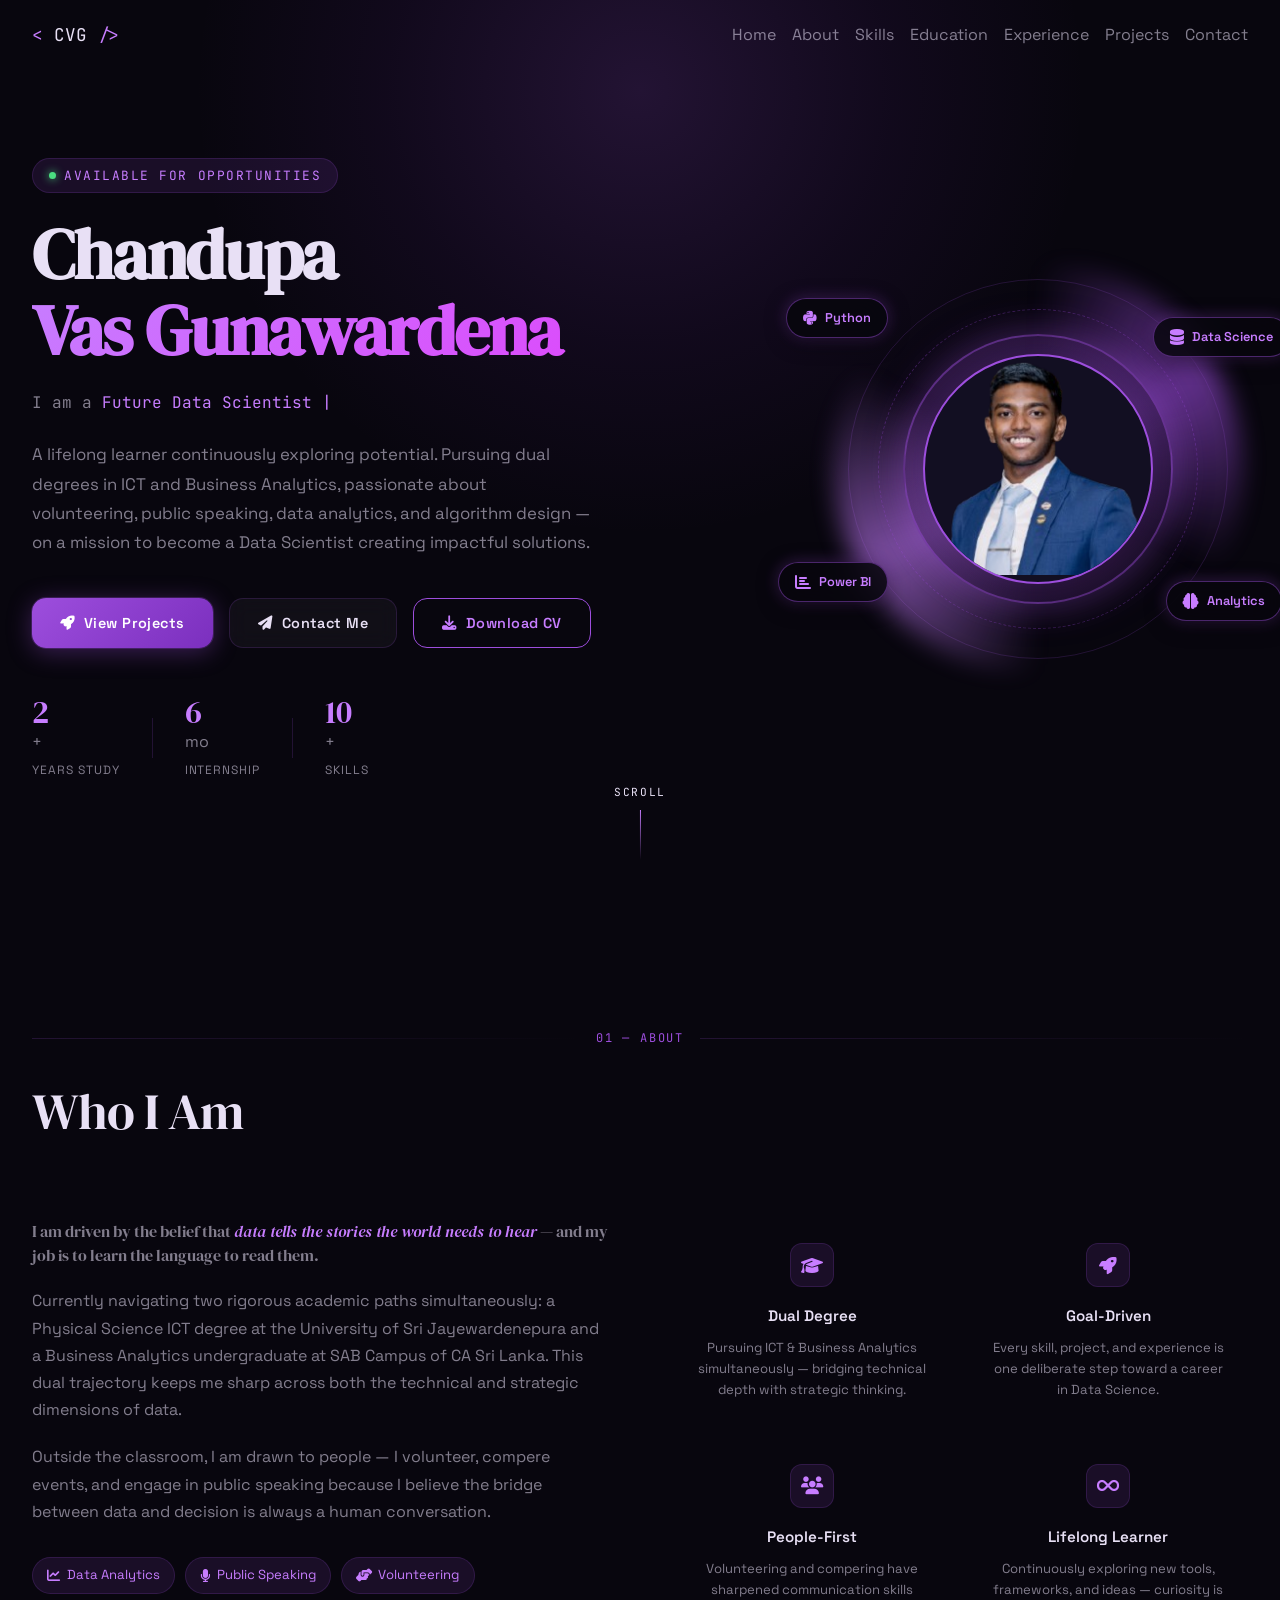
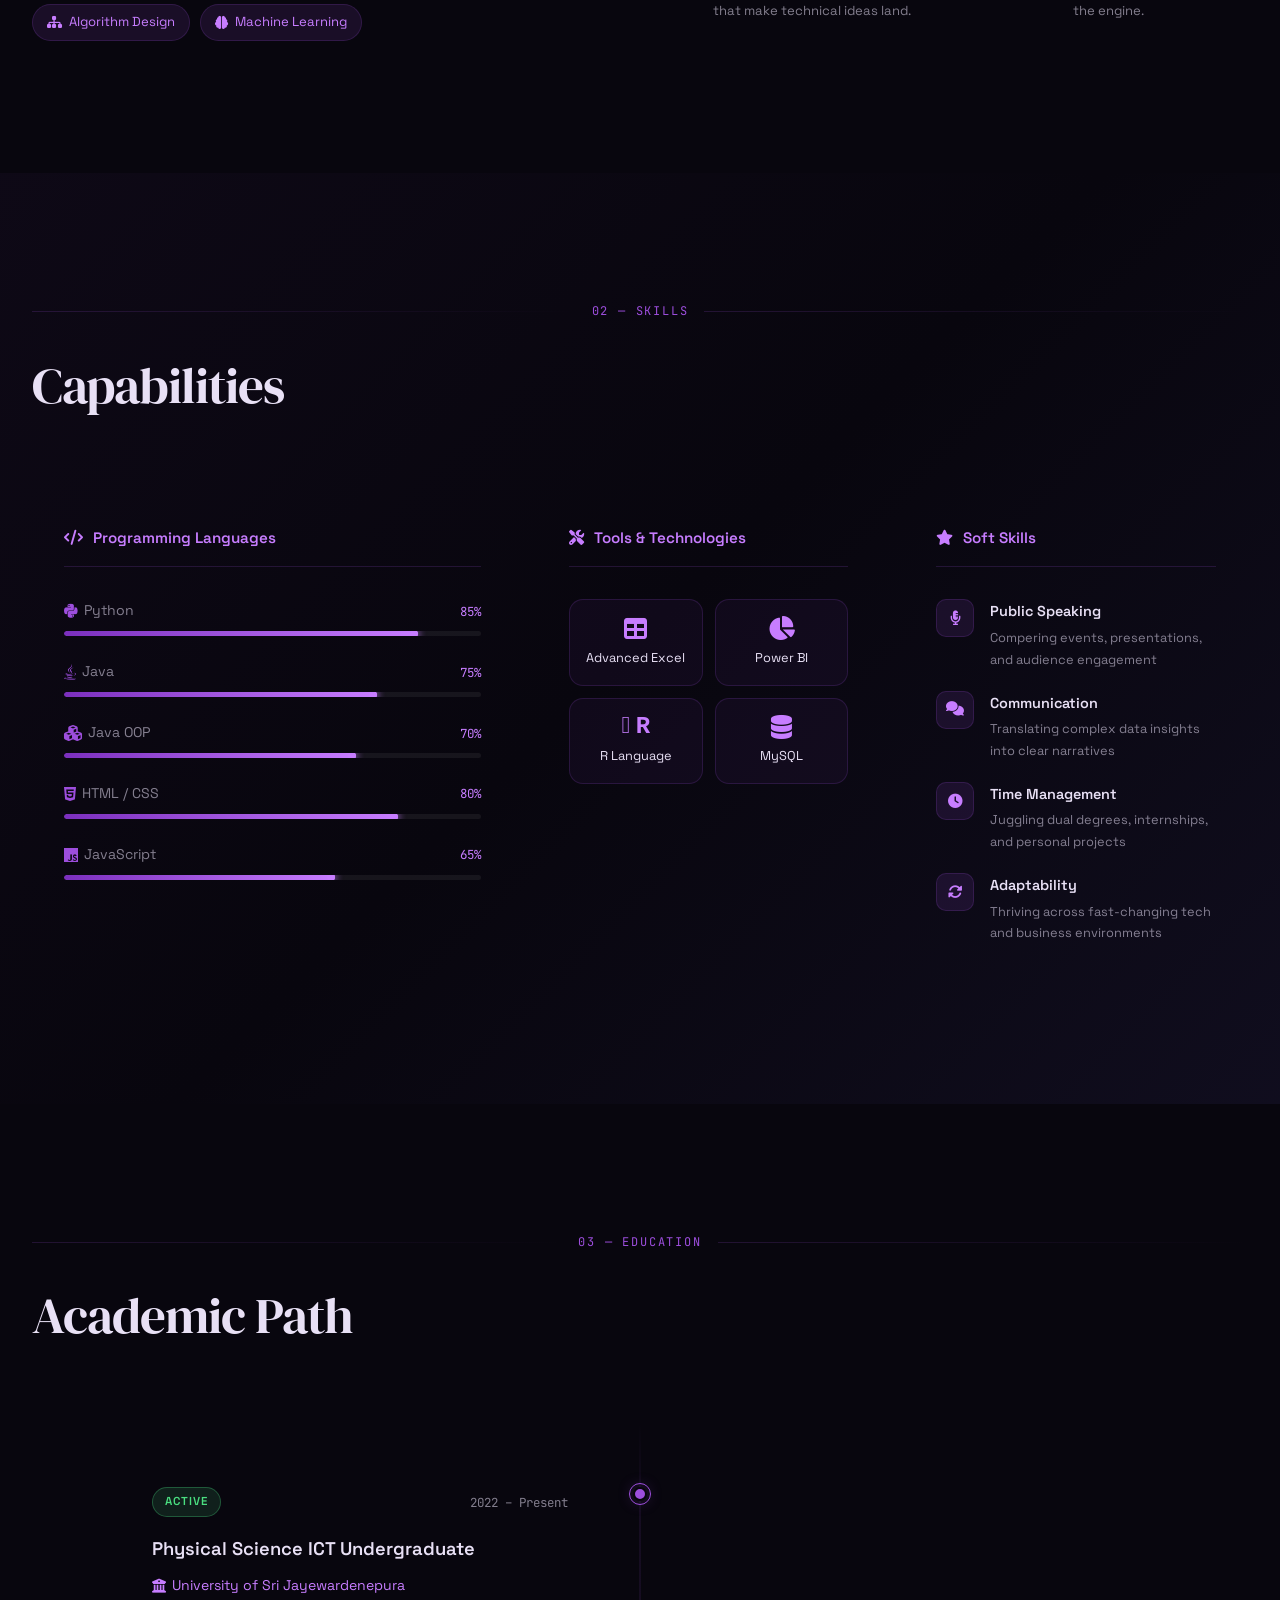
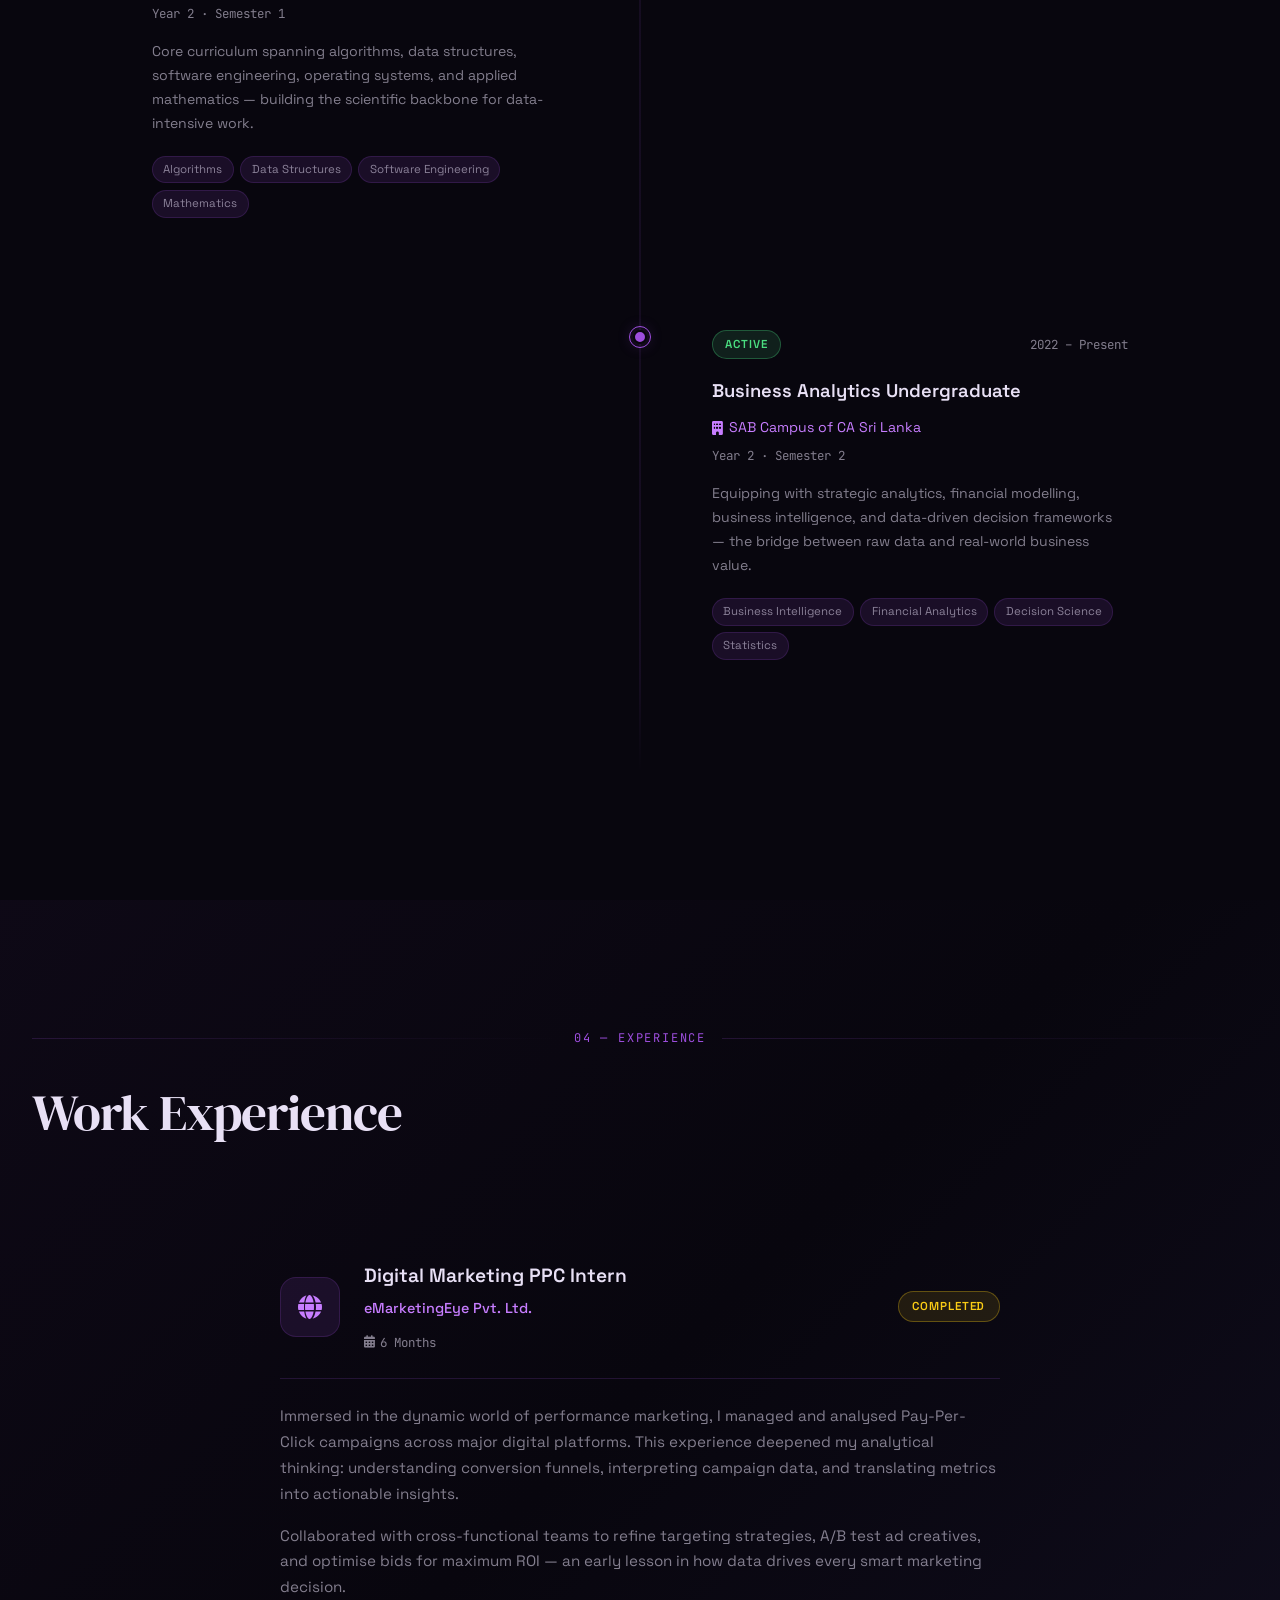
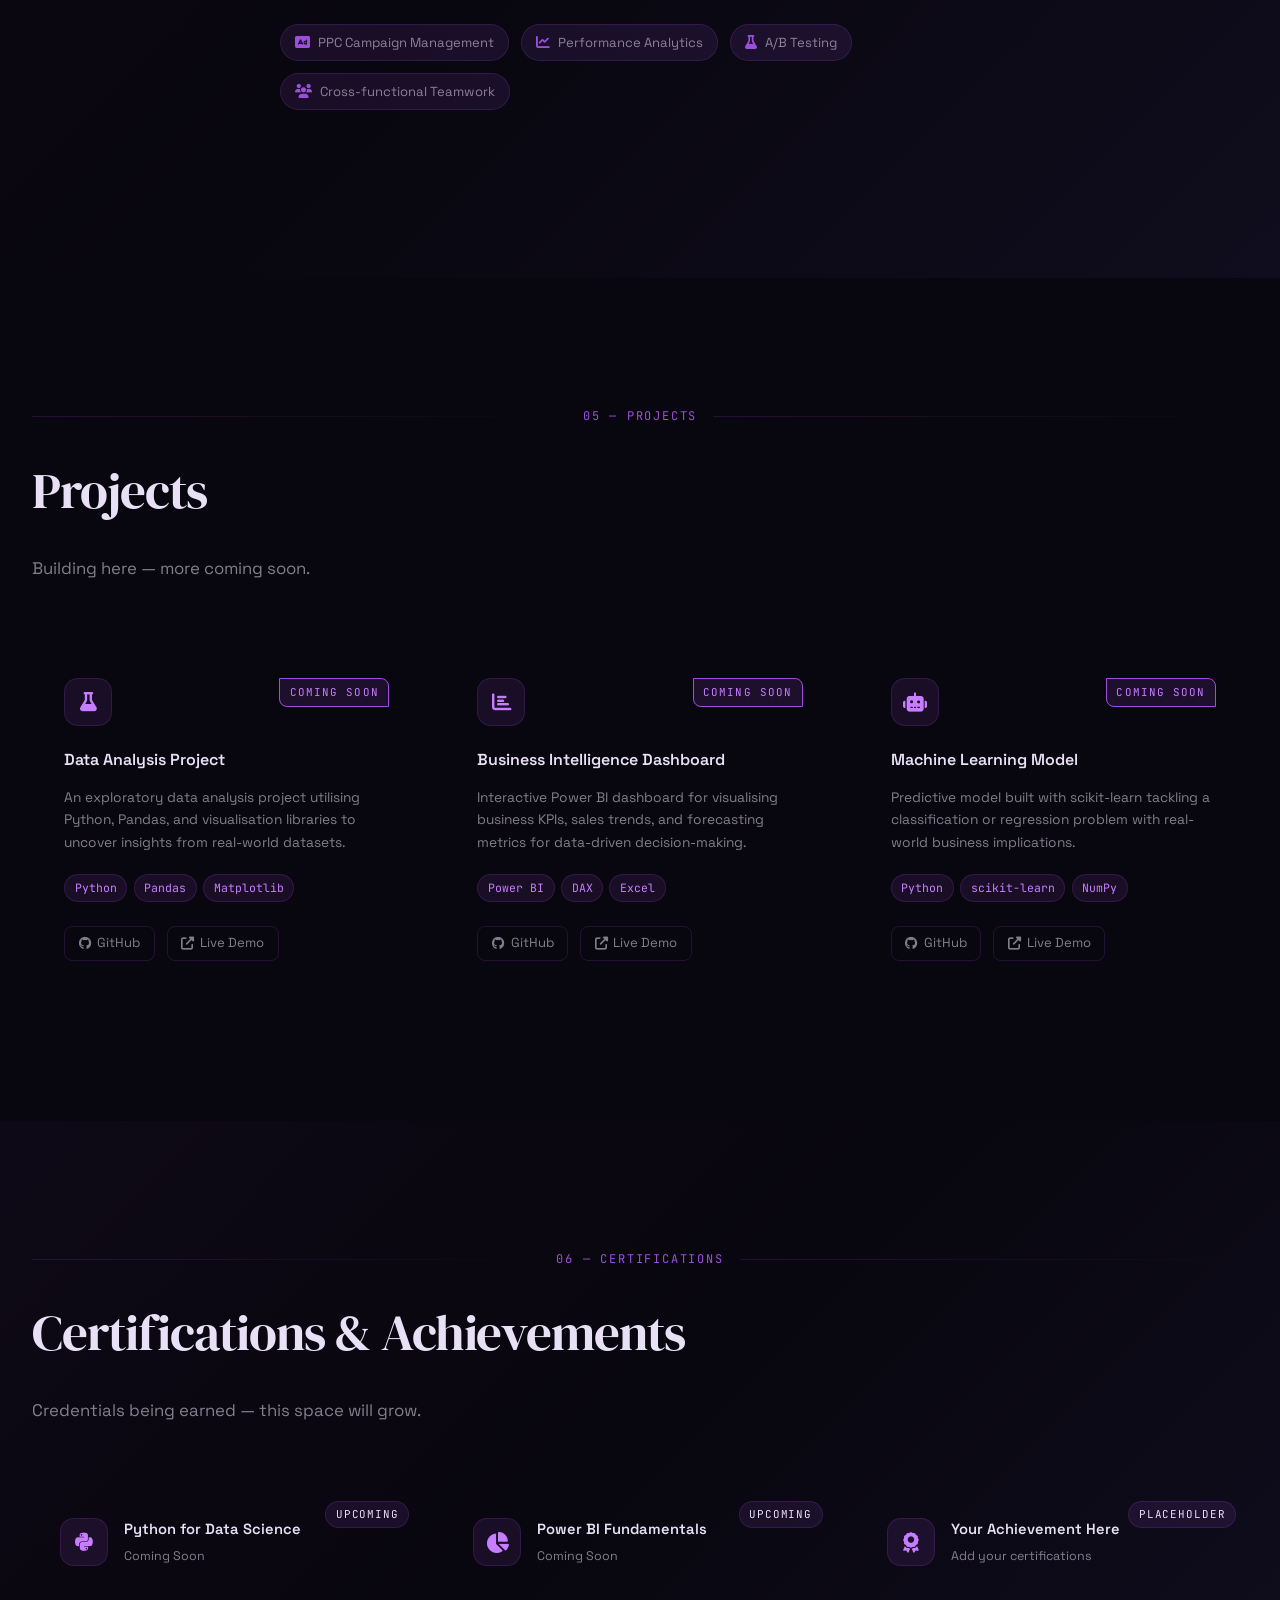
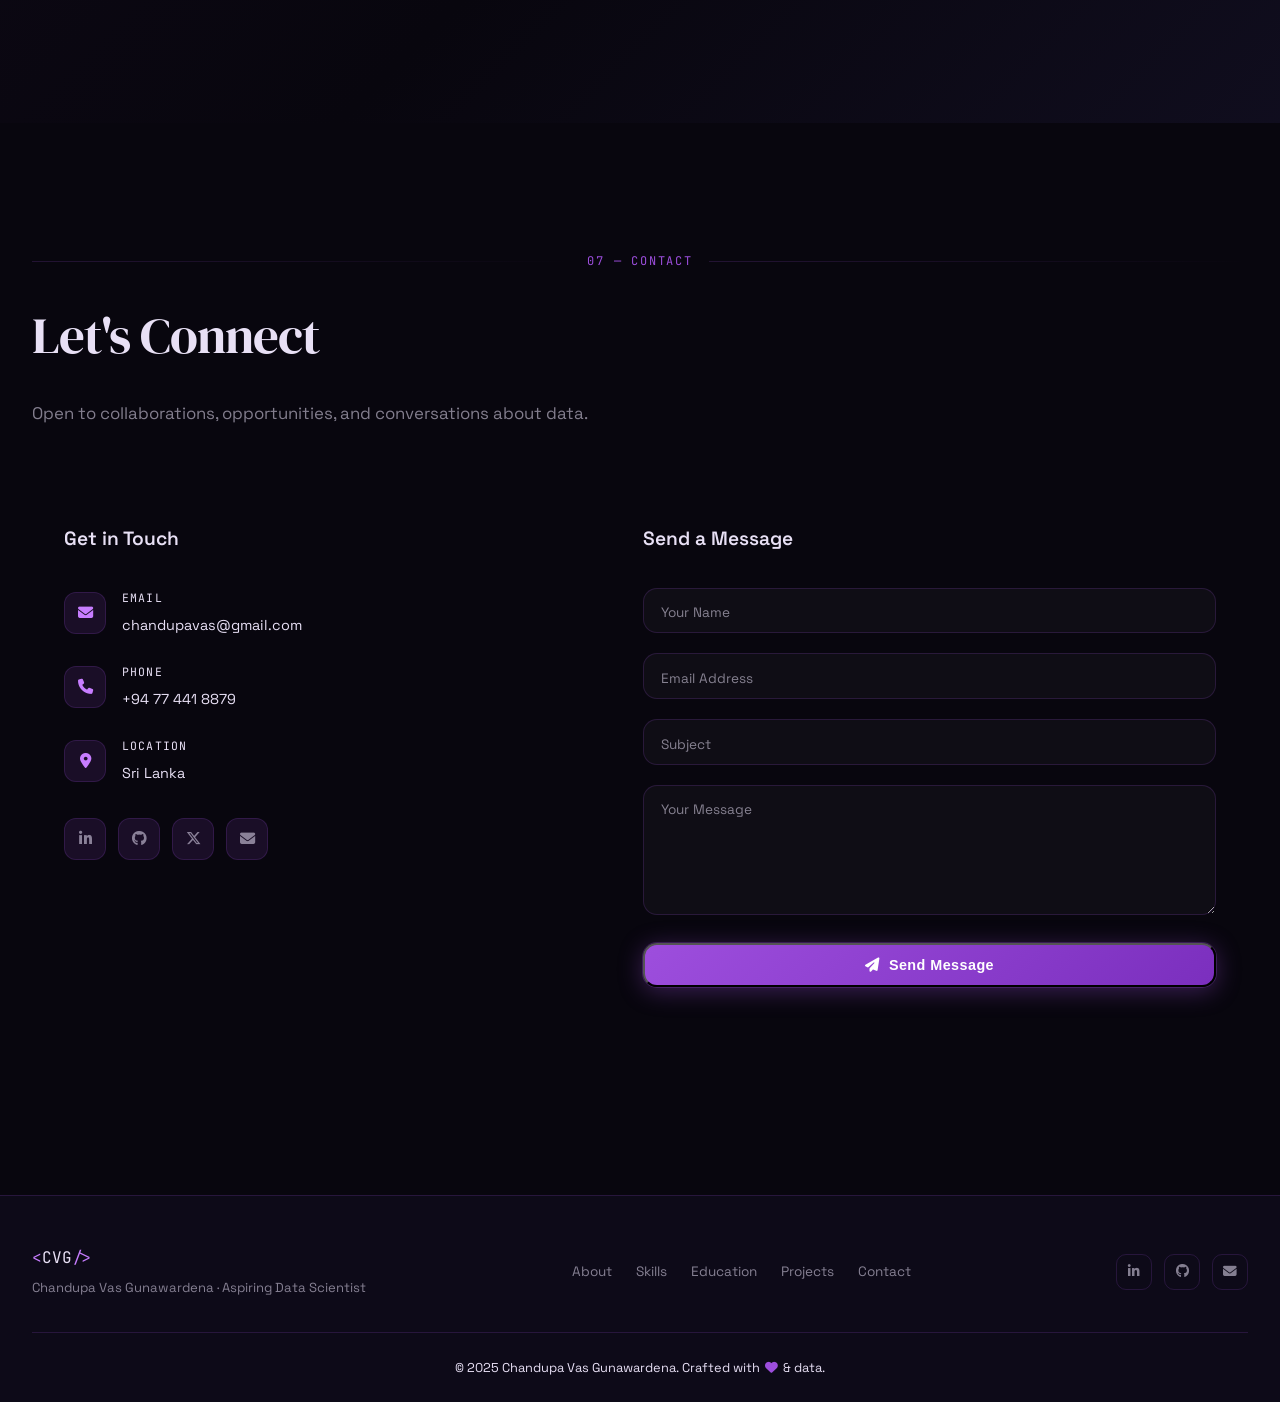
<file: index.html>
<!DOCTYPE html>
<html lang="en">

<head>
    <meta charset="UTF-8">
    <meta name="viewport" content="width=device-width, initial-scale=1.0">

    <title>Chandupa Vas Gunawardena</title>

    <!-- Google Fonts -->
    <link rel="preconnect" href="https://fonts.googleapis.com">
    <link rel="preconnect" href="https://fonts.gstatic.com" crossorigin>

    <link href="https://fonts.googleapis.com/css2?family=Space+Grotesk:wght@300;400;500;600;700&family=DM+Serif+Display&family=JetBrains+Mono:wght@300;400;500&display=swap" rel="stylesheet">

    <!-- Font Awesome -->
    <link rel="stylesheet"
        href="https://cdnjs.cloudflare.com/ajax/libs/font-awesome/6.5.0/css/all.min.css">

    <link rel="stylesheet" href="style.css">
</head>

<body>
  <nav class="navbar">

    <div class="nav-inner">

        <a href="#" class="nav-logo">
            <span class="logo-bracket">&lt;</span>
            CVG
            <span class="logo-bracket">/&gt;</span>
        </a>

        <ul class="nav-links">
            <li><a href="#">Home</a></li>
            <li><a href="#">About</a></li>
            <li><a href="#">Skills</a></li>
            <li><a href="#">Education</a></li>
            <li><a href="#">Experience</a></li>
            <li><a href="#">Projects</a></li>
            <li><a href="#">Contact</a></li>
        </ul>

    </div>

</nav>
  <!-- ══════════════ HERO ══════════════ -->
  <section id="home" class="hero">
    <div class="hero-grid">

      <!-- Left: Text -->
      <div class="hero-text" data-aos="fade-right">
        <p class="hero-eyebrow">
          <span class="eyebrow-dot"></span>
          Available for opportunities
        </p>
        <h1 class="hero-name">
          <span class="name-line" data-text="Chandupa">Chandupa</span>
          <span class="name-line accent" data-text="Vas Gunawardena">Vas Gunawardena</span>
        </h1>
        <div class="typewriter-wrap">
          <span class="typewriter-prefix">I am a </span>
          <span class="typewriter" id="typewriter"></span>
          <span class="typewriter-cursor">|</span>
        </div>
        <p class="hero-intro">
          A lifelong learner continuously exploring potential. Pursuing dual degrees in ICT and Business Analytics, passionate about volunteering, public speaking, data analytics, and algorithm design — on a mission to become a Data Scientist creating impactful solutions.
        </p>
        <div class="hero-cta">
          <a href="#projects" class="btn btn-primary">
            <i class="fas fa-rocket"></i> View Projects
          </a>
          <a href="#contact" class="btn btn-ghost">
            <i class="fas fa-paper-plane"></i> Contact Me
          </a>
          <a href="CV.pdf" class="btn btn-outline" id="cvBtn" download>
            <i class="fas fa-download"></i> Download CV
          </a>
        </div>
        <div class="hero-stats">
          <div class="stat">
            <span class="stat-num" data-target="2">0</span><span class="stat-unit">+</span>
            <span class="stat-label">Years Study</span>
          </div>
          <div class="stat-divider"></div>
          <div class="stat">
            <span class="stat-num" data-target="6">0</span><span class="stat-unit">mo</span>
            <span class="stat-label">Internship</span>
          </div>
          <div class="stat-divider"></div>
          <div class="stat">
            <span class="stat-num" data-target="10">0</span><span class="stat-unit">+</span>
            <span class="stat-label">Skills</span>
          </div>
        </div>
      </div>

      <!-- Right: Profile Photo -->
        <div class="hero-visual" data-aos="fade-left">
        <div class="avatar-stage">
          <div class="avatar-ring-outer"></div>
          <div class="avatar-ring-mid"></div>
          <div class="avatar-ring-inner">
            <div class="avatar-frame">
              <img src="ProfilePic.png"Chandupa Vas Gunawardena" class="avatar-img" onerror="this.style.display='none'; document.getElementById('avatarFallback').style.display='flex';" />
              <div class="avatar-fallback" id="avatarFallback">
                <i class="fas fa-user"></i>
              </div>
            </div>
          </div>
        </div>
        <!-- Floating data nodes -->
        <div class="float-badge badge-python">
          <i class="fab fa-python"></i> Python
        </div>
        <div class="float-badge badge-bi">
          <i class="fas fa-chart-bar"></i> Power BI
        </div>
        <div class="float-badge badge-data">
          <i class="fas fa-database"></i> Data Science
        </div>
        <div class="float-badge badge-ml">
          <i class="fas fa-brain"></i> Analytics
        </div>
      </div>
    </div>

    <!-- Scroll indicator -->
    <div class="scroll-indicator">
      <span>Scroll</span>
      <div class="scroll-line"></div>
    </div>
  </section>
  <!-- ══════════════ ABOUT ══════════════ -->
  <section id="about" class="section">
    <div class="container">
      <div class="section-label">
        <span class="label-line"></span>
        <span>01 — ABOUT</span>
        <span class="label-line"></span>
      </div>
      <h2 class="section-title" data-aos="fade-up">Who I Am</h2>

      <div class="about-grid">
        <div class="about-text" data-aos="fade-right">
          <p class="about-lead">
            I am driven by the belief that <em>data tells the stories the world needs to hear</em> — and my job is to learn the language to read them.
          </p>
          <p>
            Currently navigating two rigorous academic paths simultaneously: a Physical Science ICT degree at the University of Sri Jayewardenepura and a Business Analytics undergraduate at SAB Campus of CA Sri Lanka. This dual trajectory keeps me sharp across both the technical and strategic dimensions of data.
          </p>
          <p>
            Outside the classroom, I am drawn to people — I volunteer, compere events, and engage in public speaking because I believe the bridge between data and decision is always a human conversation.
          </p>
          <div class="about-tags">
            <span class="tag"><i class="fas fa-chart-line"></i> Data Analytics</span>
            <span class="tag"><i class="fas fa-microphone"></i> Public Speaking</span>
            <span class="tag"><i class="fas fa-hands-helping"></i> Volunteering</span>
            <span class="tag"><i class="fas fa-sitemap"></i> Algorithm Design</span>
            <span class="tag"><i class="fas fa-brain"></i> Machine Learning</span>
          </div>
        </div>
        <div class="about-cards" data-aos="fade-left">
          <div class="glass-card about-card">
            <div class="acard-icon"><i class="fas fa-graduation-cap"></i></div>
            <h4>Dual Degree</h4>
            <p>Pursuing ICT & Business Analytics simultaneously — bridging technical depth with strategic thinking.</p>
          </div>
          <div class="glass-card about-card">
            <div class="acard-icon"><i class="fas fa-rocket"></i></div>
            <h4>Goal-Driven</h4>
            <p>Every skill, project, and experience is one deliberate step toward a career in Data Science.</p>
          </div>
          <div class="glass-card about-card">
            <div class="acard-icon"><i class="fas fa-users"></i></div>
            <h4>People-First</h4>
            <p>Volunteering and compering have sharpened communication skills that make technical ideas land.</p>
          </div>
          <div class="glass-card about-card">
            <div class="acard-icon"><i class="fas fa-infinity"></i></div>
            <h4>Lifelong Learner</h4>
            <p>Continuously exploring new tools, frameworks, and ideas — curiosity is the engine.</p>
          </div>
        </div>
      </div>
    </div>
  </section>
 <!-- ══════════════ SKILLS ══════════════ -->
  <section id="skills" class="section section-alt">
    <div class="container">
      <div class="section-label">
        <span class="label-line"></span>
        <span>02 — SKILLS</span>
        <span class="label-line"></span>
      </div>
      <h2 class="section-title" data-aos="fade-up">Capabilities</h2>

      <div class="skills-grid">

        <!-- Programming Languages -->
        <div class="skill-category" data-aos="fade-up" data-aos-delay="100">
          <div class="glass-card skill-group">
            <h3 class="skill-group-title">
              <i class="fas fa-code"></i> Programming Languages
            </h3>
            <div class="skill-bars">
              <div class="skill-item">
                <div class="skill-meta">
                  <span><i class="fab fa-python"></i> Python</span>
                  <span class="skill-pct">85%</span>
                </div>
                <div class="skill-bar"><div class="skill-fill" data-pct="85"></div></div>
              </div>
              <div class="skill-item">
                <div class="skill-meta">
                  <span><i class="fab fa-java"></i> Java</span>
                  <span class="skill-pct">75%</span>
                </div>
                <div class="skill-bar"><div class="skill-fill" data-pct="75"></div></div>
              </div>
              <div class="skill-item">
                <div class="skill-meta">
                  <span><i class="fas fa-cubes"></i> Java OOP</span>
                  <span class="skill-pct">70%</span>
                </div>
                <div class="skill-bar"><div class="skill-fill" data-pct="70"></div></div>
              </div>
              <div class="skill-item">
                <div class="skill-meta">
                  <span><i class="fab fa-html5"></i> HTML / CSS</span>
                  <span class="skill-pct">80%</span>
                </div>
                <div class="skill-bar"><div class="skill-fill" data-pct="80"></div></div>
              </div>
              <div class="skill-item">
                <div class="skill-meta">
                  <span><i class="fab fa-js"></i> JavaScript</span>
                  <span class="skill-pct">65%</span>
                </div>
                <div class="skill-bar"><div class="skill-fill" data-pct="65"></div></div>
              </div>
            </div>
          </div>
        </div>

        <!-- Tools & Technologies -->
        <div class="skill-category" data-aos="fade-up" data-aos-delay="200">
          <div class="glass-card skill-group">
            <h3 class="skill-group-title">
              <i class="fas fa-tools"></i> Tools & Technologies
            </h3>
            <div class="tools-grid">
              <div class="tool-chip">
                <i class="fas fa-table"></i>
                <span>Advanced Excel</span>
                <div class="tool-glow"></div>
              </div>
              <div class="tool-chip">
                <i class="fas fa-chart-pie"></i>
                <span>Power BI</span>
                <div class="tool-glow"></div>
              </div>
              <div class="tool-chip">
                <i class="fas fa-r-project" style="font-family:monospace;font-style:normal;font-weight:700;">R</i>
                <span>R Language</span>
                <div class="tool-glow"></div>
              </div>
              <div class="tool-chip">
                <i class="fas fa-database"></i>
                <span>MySQL</span>
                <div class="tool-glow"></div>
              </div>
            </div>
          </div>
        </div>

        <!-- Soft Skills -->
        <div class="skill-category" data-aos="fade-up" data-aos-delay="300">
          <div class="glass-card skill-group">
            <h3 class="skill-group-title">
              <i class="fas fa-star"></i> Soft Skills
            </h3>
            <div class="soft-skills">
              <div class="soft-skill">
                <div class="soft-icon"><i class="fas fa-microphone-alt"></i></div>
                <div>
                  <strong>Public Speaking</strong>
                  <p>Compering events, presentations, and audience engagement</p>
                </div>
              </div>
              <div class="soft-skill">
                <div class="soft-icon"><i class="fas fa-comments"></i></div>
                <div>
                  <strong>Communication</strong>
                  <p>Translating complex data insights into clear narratives</p>
                </div>
              </div>
              <div class="soft-skill">
                <div class="soft-icon"><i class="fas fa-clock"></i></div>
                <div>
                  <strong>Time Management</strong>
                  <p>Juggling dual degrees, internships, and personal projects</p>
                </div>
              </div>
              <div class="soft-skill">
                <div class="soft-icon"><i class="fas fa-sync-alt"></i></div>
                <div>
                  <strong>Adaptability</strong>
                  <p>Thriving across fast-changing tech and business environments</p>
                </div>
              </div>
            </div>
          </div>
        </div>

      </div>
    </div>
  </section>
 <!-- ══════════════ EDUCATION ══════════════ -->
  <section id="education" class="section">
    <div class="container">
      <div class="section-label">
        <span class="label-line"></span>
        <span>03 — EDUCATION</span>
        <span class="label-line"></span>
      </div>
      <h2 class="section-title" data-aos="fade-up">Academic Path</h2>

      <div class="timeline">
        <div class="timeline-spine"></div>

        <div class="timeline-item" data-aos="fade-right">
          <div class="timeline-dot">
            <div class="dot-pulse"></div>
          </div>
          <div class="glass-card timeline-card">
            <div class="tcard-header">
              <div class="tcard-badge active-badge">Active</div>
              <span class="tcard-year">2022 – Present</span>
            </div>
            <h3 class="tcard-title">Physical Science ICT Undergraduate</h3>
            <p class="tcard-org">
              <i class="fas fa-university"></i> University of Sri Jayewardenepura
            </p>
            <p class="tcard-status">Year 2 · Semester 1</p>
            <p class="tcard-desc">Core curriculum spanning algorithms, data structures, software engineering, operating systems, and applied mathematics — building the scientific backbone for data-intensive work.</p>
            <div class="tcard-tags">
              <span>Algorithms</span>
              <span>Data Structures</span>
              <span>Software Engineering</span>
              <span>Mathematics</span>
            </div>
          </div>
        </div>

        <div class="timeline-item timeline-right" data-aos="fade-left">
          <div class="timeline-dot">
            <div class="dot-pulse"></div>
          </div>
          <div class="glass-card timeline-card">
            <div class="tcard-header">
              <div class="tcard-badge active-badge">Active</div>
              <span class="tcard-year">2022 – Present</span>
            </div>
            <h3 class="tcard-title">Business Analytics Undergraduate</h3>
            <p class="tcard-org">
              <i class="fas fa-building"></i> SAB Campus of CA Sri Lanka
            </p>
            <p class="tcard-status">Year 2 · Semester 2</p>
            <p class="tcard-desc">Equipping with strategic analytics, financial modelling, business intelligence, and data-driven decision frameworks — the bridge between raw data and real-world business value.</p>
            <div class="tcard-tags">
              <span>Business Intelligence</span>
              <span>Financial Analytics</span>
              <span>Decision Science</span>
              <span>Statistics</span>
            </div>
          </div>
        </div>

      </div>
    </div>
  </section>
    <!-- ══════════════ EXPERIENCE ══════════════ -->
  <section id="experience" class="section section-alt">
    <div class="container">
      <div class="section-label">
        <span class="label-line"></span>
        <span>04 — EXPERIENCE</span>
        <span class="label-line"></span>
      </div>
      <h2 class="section-title" data-aos="fade-up">Work Experience</h2>

      <div class="exp-wrapper" data-aos="fade-up">
        <div class="glass-card exp-card">
          <div class="exp-header">
            <div class="exp-logo">
              <i class="fas fa-globe"></i>
            </div>
            <div class="exp-meta">
              <h3>Digital Marketing PPC Intern</h3>
              <p class="exp-company">eMarketingEye Pvt. Ltd.</p>
              <span class="exp-duration"><i class="fas fa-calendar-alt"></i> 6 Months</span>
            </div>
            <div class="exp-badge">Completed</div>
          </div>
          <div class="exp-divider"></div>
          <div class="exp-body">
            <p>Immersed in the dynamic world of performance marketing, I managed and analysed Pay-Per-Click campaigns across major digital platforms. This experience deepened my analytical thinking: understanding conversion funnels, interpreting campaign data, and translating metrics into actionable insights.</p>
            <p>Collaborated with cross-functional teams to refine targeting strategies, A/B test ad creatives, and optimise bids for maximum ROI — an early lesson in how data drives every smart marketing decision.</p>
          </div>
          <div class="exp-highlights">
            <div class="highlight-item">
              <i class="fas fa-ad"></i>
              <span>PPC Campaign Management</span>
            </div>
            <div class="highlight-item">
              <i class="fas fa-chart-line"></i>
              <span>Performance Analytics</span>
            </div>
            <div class="highlight-item">
              <i class="fas fa-flask"></i>
              <span>A/B Testing</span>
            </div>
            <div class="highlight-item">
              <i class="fas fa-users"></i>
              <span>Cross-functional Teamwork</span>
            </div>
          </div>
        </div>
      </div>
    </div>
  </section>
  <!-- ══════════════ PROJECTS ══════════════ -->
  <section id="projects" class="section">
    <div class="container">
      <div class="section-label">
        <span class="label-line"></span>
        <span>05 — PROJECTS</span>
        <span class="label-line"></span>
      </div>
      <h2 class="section-title" data-aos="fade-up">Projects</h2>
      <p class="section-subtitle" data-aos="fade-up">Building here — more coming soon.</p>

      <div class="projects-grid">

        <!-- Placeholder cards -->
        <div class="glass-card project-card placeholder-card" data-aos="fade-up" data-aos-delay="100">
          <div class="project-coming">
            <div class="coming-icon"><i class="fas fa-flask"></i></div>
            <h4>Data Analysis Project</h4>
            <p>An exploratory data analysis project utilising Python, Pandas, and visualisation libraries to uncover insights from real-world datasets.</p>
            <div class="project-tech">
              <span>Python</span><span>Pandas</span><span>Matplotlib</span>
            </div>
            <div class="project-links">
              <a href="#" class="plink plink-ghost"><i class="fab fa-github"></i> GitHub</a>
              <a href="#" class="plink plink-ghost"><i class="fas fa-external-link-alt"></i> Live Demo</a>
            </div>
            <div class="coming-overlay">Coming Soon</div>
          </div>
        </div>

        <div class="glass-card project-card placeholder-card" data-aos="fade-up" data-aos-delay="200">
          <div class="project-coming">
            <div class="coming-icon"><i class="fas fa-chart-bar"></i></div>
            <h4>Business Intelligence Dashboard</h4>
            <p>Interactive Power BI dashboard for visualising business KPIs, sales trends, and forecasting metrics for data-driven decision-making.</p>
            <div class="project-tech">
              <span>Power BI</span><span>DAX</span><span>Excel</span>
            </div>
            <div class="project-links">
              <a href="#" class="plink plink-ghost"><i class="fab fa-github"></i> GitHub</a>
              <a href="#" class="plink plink-ghost"><i class="fas fa-external-link-alt"></i> Live Demo</a>
            </div>
            <div class="coming-overlay">Coming Soon</div>
          </div>
        </div>

        <div class="glass-card project-card placeholder-card" data-aos="fade-up" data-aos-delay="300">
          <div class="project-coming">
            <div class="coming-icon"><i class="fas fa-robot"></i></div>
            <h4>Machine Learning Model</h4>
            <p>Predictive model built with scikit-learn tackling a classification or regression problem with real-world business implications.</p>
            <div class="project-tech">
              <span>Python</span><span>scikit-learn</span><span>NumPy</span>
            </div>
            <div class="project-links">
              <a href="#" class="plink plink-ghost"><i class="fab fa-github"></i> GitHub</a>
              <a href="#" class="plink plink-ghost"><i class="fas fa-external-link-alt"></i> Live Demo</a>
            </div>
            <div class="coming-overlay">Coming Soon</div>
          </div>
        </div>

      </div>
    </div>
  </section>
 <!-- ══════════════ CERTIFICATIONS ══════════════ -->
  <section id="certifications" class="section section-alt">
    <div class="container">
      <div class="section-label">
        <span class="label-line"></span>
        <span>06 — CERTIFICATIONS</span>
        <span class="label-line"></span>
      </div>
      <h2 class="section-title" data-aos="fade-up">Certifications & Achievements</h2>
      <p class="section-subtitle" data-aos="fade-up">Credentials being earned — this space will grow.</p>

      <div class="certs-grid">
        <div class="glass-card cert-card placeholder-cert" data-aos="fade-up" data-aos-delay="100">
          <div class="cert-icon"><i class="fab fa-python"></i></div>
          <div class="cert-body">
            <h4>Python for Data Science</h4>
            <p class="cert-issuer">Coming Soon</p>
          </div>
          <div class="cert-coming">Upcoming</div>
        </div>
        <div class="glass-card cert-card placeholder-cert" data-aos="fade-up" data-aos-delay="150">
          <div class="cert-icon"><i class="fas fa-chart-pie"></i></div>
          <div class="cert-body">
            <h4>Power BI Fundamentals</h4>
            <p class="cert-issuer">Coming Soon</p>
          </div>
          <div class="cert-coming">Upcoming</div>
        </div>
        <div class="glass-card cert-card placeholder-cert" data-aos="fade-up" data-aos-delay="200">
          <div class="cert-icon"><i class="fas fa-award"></i></div>
          <div class="cert-body">
            <h4>Your Achievement Here</h4>
            <p class="cert-issuer">Add your certifications</p>
          </div>
          <div class="cert-coming">Placeholder</div>
        </div>
      </div>
    </div>
  </section>
 <!-- ══════════════ CONTACT ══════════════ -->
  <section id="contact" class="section">
    <div class="container">
      <div class="section-label">
        <span class="label-line"></span>
        <span>07 — CONTACT</span>
        <span class="label-line"></span>
      </div>
      <h2 class="section-title" data-aos="fade-up">Let's Connect</h2>
      <p class="section-subtitle" data-aos="fade-up">Open to collaborations, opportunities, and conversations about data.</p>

      <div class="contact-grid">
        <div class="contact-left" data-aos="fade-right">
          <div class="glass-card contact-info">
            <h3>Get in Touch</h3>
            <div class="contact-item">
              <div class="contact-icon"><i class="fas fa-envelope"></i></div>
              <div>
                <span class="ci-label">Email</span>
                <a href="mailto:chandupavas@gmail.com" class="ci-value">chandupavas@gmail.com</a>
              </div>
            </div>
            <div class="contact-item">
              <div class="contact-icon"><i class="fas fa-phone"></i></div>
              <div>
                <span class="ci-label">Phone</span>
                <a href="tel:+94774418879" class="ci-value">+94 77 441 8879</a>
              </div>
            </div>
            <div class="contact-item">
              <div class="contact-icon"><i class="fas fa-map-marker-alt"></i></div>
              <div>
                <span class="ci-label">Location</span>
                <span class="ci-value">Sri Lanka</span>
              </div>
            </div>
            <div class="social-links">
              <a href="https://www.linkedin.com/in/chandupa-vas-gunawardena-3121812ba/" class="social-btn" aria-label="LinkedIn" title="Add your LinkedIn URL">
                <i class="fab fa-linkedin-in"></i>
              </a>
              <a href="#" class="social-btn" aria-label="GitHub" title="Add your GitHub URL">
                <i class="fab fa-github"></i>
              </a>
              <a href="#" class="social-btn" aria-label="Twitter / X" title="Add your Twitter URL">
                <i class="fab fa-x-twitter"></i>
              </a>
              <a href="mailto:chandupavas@gmail.com" class="social-btn" aria-label="Email">
                <i class="fas fa-envelope"></i>
              </a>
            </div>
          </div>
        </div>

        <div class="contact-right" data-aos="fade-left">
          <div class="glass-card contact-form-card">
            <h3>Send a Message</h3>
            <form class="contact-form" id="contactForm" novalidate>
              <div class="form-group">
                <input type="text" id="name" name="name" required placeholder=" " autocomplete="name" />
                <label for="name">Your Name</label>
                <div class="field-border"></div>
              </div>
              <div class="form-group">
                <input type="email" id="email" name="email" required placeholder=" " autocomplete="email" />
                <label for="email">Email Address</label>
                <div class="field-border"></div>
              </div>
              <div class="form-group">
                <input type="text" id="subject" name="subject" required placeholder=" " />
                <label for="subject">Subject</label>
                <div class="field-border"></div>
              </div>
              <div class="form-group">
                <textarea id="message" name="message" rows="5" required placeholder=" "></textarea>
                <label for="message">Your Message</label>
                <div class="field-border"></div>
              </div>
              <button type="submit" class="btn btn-primary btn-full">
                <i class="fas fa-paper-plane"></i>
                <span>Send Message</span>
              </button>
              <p class="form-note" id="formNote"></p>
            </form>
          </div>
        </div>
      </div>
    </div>
  </section>
 <!-- ══════════════ FOOTER ══════════════ -->
  <footer class="footer">
    <div class="footer-inner">
      <div class="footer-brand">
        <a href="#home" class="nav-logo footer-logo">
          <span class="logo-bracket">&lt;</span>CVG<span class="logo-bracket">/&gt;</span>
        </a>
        <p>Chandupa Vas Gunawardena · Aspiring Data Scientist</p>
      </div>
      <div class="footer-links">
        <a href="#about">About</a>
        <a href="#skills">Skills</a>
        <a href="#education">Education</a>
        <a href="#projects">Projects</a>
        <a href="#contact">Contact</a>
      </div>
      <div class="footer-social">
        <a href="#" aria-label="LinkedIn"><i class="fab fa-linkedin-in"></i></a>
        <a href="#" aria-label="GitHub"><i class="fab fa-github"></i></a>
        <a href="mailto:chandupavas@gmail.com" aria-label="Email"><i class="fas fa-envelope"></i></a>
      </div>
    </div>
    <div class="footer-bottom">
      <p>© 2025 Chandupa Vas Gunawardena. Crafted with <i class="fas fa-heart"></i> & data.</p>
    </div>
  </footer>
<!-- ══════════════ BACK TO TOP ══════════════ -->
  <button class="back-to-top" id="backToTop" aria-label="Back to top">
    <i class="fas fa-chevron-up"></i>
  </button>

  <script src="script.js"></script>
</body>
</html>
</body>

</html>
</file>
<file: style.css>
:root{
    --purple:#9D4EDD;
    --purple-bright:#C77DFF;
    --purple-deep:#7B2FBE;
    --purple-glow:rgba(157,78,221,.35);
    --purple-subtle:rgba(157,78,221,.12);

    --bg:#08060E;
    --bg-2:#0D0A18;
    --bg-3:#120F22;

    --surface:rgba(255,255,255,.04);
    --surface-hover:rgba(255,255,255,.07);

    --border:rgba(157,78,221,.18);
    --border-hover:rgba(157,78,221,.45);

    --text:#E8E0F5;
    --text-muted:rgba(232,224,245,.55);

    --font-display:'DM Serif Display',serif;
    --font-body:'Space Grotesk',sans-serif;
    --font-mono:'JetBrains Mono',monospace;

    --radius-sm:8px;
    --radius-md:14px;
    --radius-lg:22px;

    --transition:.35s cubic-bezier(.16,1,.3,1);

    --nav-h:70px;
}

*{
    margin:0;
    padding:0;
    box-sizing:border-box;
}

html{
    scroll-behavior:smooth;
    overflow-x:hidden;
}

body{
    background:var(--bg);
    color:var(--text);
    font-family:var(--font-body);
    line-height:1.7;
    overflow-x:hidden;
}

a{
    text-decoration:none;
    color:inherit;
}

img{
    max-width:100%;
    display:block;
}

ul{
    list-style:none;
}

.navbar{
    position:fixed;
    top:0;
    width:100%;
    height:70px;
    z-index:1000;
}

.nav-inner{
    max-width:1280px;
    height:100%;
    margin:auto;
    padding:0 2rem;

    display:flex;
    justify-content:space-between;
    align-items:center;
}

.nav-logo{
    font-family:var(--font-mono);
    font-size:1.1rem;
}

.logo-bracket{
    color:var(--purple-bright);
}

.nav-links{
    display:flex;
    gap:1rem;
}

.nav-links a{
    color:var(--text-muted);
    transition:.3s;
}

.nav-links a:hover{
    color:white;
}
/* ── HERO ────────────────────────────────────────────── */
.hero {
  min-height: 100vh;
  display: flex;
  align-items: center;
  justify-content: center;
  position: relative;
  padding: calc(var(--nav-h) + 4rem) 2rem 6rem;
  overflow: hidden;
  z-index: 2;
}

/* Radial atmosphere glow */
.hero::before {
  content: '';
  position: absolute;
  top: 10%;
  left: 50%;
  transform: translate(-50%, -50%);
  width: 900px;
  height: 900px;
  background: radial-gradient(ellipse at center,
    rgba(157, 78, 221, 0.18) 0%,
    rgba(123, 47, 190, 0.08) 40%,
    transparent 70%);
  pointer-events: none;
}

.hero-grid {
  max-width: 1280px;
  margin: auto;
  display: grid;
  grid-template-columns: 1fr 420px;
  gap: 5rem;
  align-items: center;
  width: 100%;
}

/* Hero text */
.hero-eyebrow {
  display: inline-flex;
  align-items: center;
  gap: 0.5rem;
  font-family: var(--font-mono);
  font-size: 0.8rem;
  letter-spacing: 0.12em;
  text-transform: uppercase;
  color: var(--purple-bright);
  margin-bottom: 1.5rem;
  background: var(--purple-subtle);
  padding: 0.35rem 1rem;
  border-radius: 100px;
  border: 1px solid var(--border);
}

.eyebrow-dot {
  width: 7px;
  height: 7px;
  background: #4ADE80;
  border-radius: 50%;
  box-shadow: 0 0 8px #4ADE80;
  animation: pulse-green 2s ease-in-out infinite;
}

@keyframes pulse-green {
  0%, 100% { box-shadow: 0 0 8px #4ADE80; }
  50% { box-shadow: 0 0 18px #4ADE80, 0 0 30px rgba(74, 222, 128, 0.4); }
}

.hero-name {
  display: flex;
  flex-direction: column;
  font-family: var(--font-display);
  font-size: clamp(2.8rem, 5.5vw, 4.8rem);
  line-height: 1.08;
  letter-spacing: -0.02em;
  margin-bottom: 1.25rem;
}

.name-line {
  display: block;
  animation: revealUp 0.8s cubic-bezier(0.16, 1, 0.3, 1) forwards;
  opacity: 0;
  transform: translateY(40px);
}

.name-line:nth-child(1) { animation-delay: 0.2s; }
.name-line:nth-child(2) { animation-delay: 0.38s; }

.name-line.accent {
  background: linear-gradient(135deg, var(--purple-bright) 0%, #E040FB 50%, var(--purple-bright) 100%);
  background-size: 200% auto;
  -webkit-background-clip: text;
  -webkit-text-fill-color: transparent;
  background-clip: text;
  animation: revealUp 0.8s cubic-bezier(0.16, 1, 0.3, 1) forwards,
             shimmer 4s linear 1s infinite;
}

@keyframes shimmer {
  0% { background-position: 0% center; }
  100% { background-position: 200% center; }
}

@keyframes revealUp {
  to { opacity: 1; transform: translateY(0); }
}

.typewriter-wrap {
  font-family: var(--font-mono);
  font-size: 1rem;
  color: var(--text-muted);
  margin-bottom: 1.5rem;
  min-height: 1.5rem;
}

.typewriter { color: var(--purple-bright); }

.typewriter-cursor {
  color: var(--purple-bright);
  animation: blink 1s step-end infinite;
}

@keyframes blink { 50% { opacity: 0; } }

.hero-intro {
  font-size: 1.05rem;
  color: var(--text-muted);
  max-width: 560px;
  line-height: 1.75;
  margin-bottom: 2.5rem;
}

/* CTA Buttons */
.hero-cta {
  display: flex;
  flex-wrap: wrap;
  gap: 1rem;
  margin-bottom: 3rem;
}

.btn {
  display: inline-flex;
  align-items: center;
  gap: 0.6rem;
  padding: 0.75rem 1.75rem;
  border-radius: var(--radius-md);
  font-size: 0.9rem;
  font-weight: 600;
  letter-spacing: 0.03em;
  transition: var(--transition);
  position: relative;
  overflow: hidden;
  cursor: none;
}

.btn::after {
  content: '';
  position: absolute;
  inset: 0;
  background: rgba(255,255,255,0.08);
  opacity: 0;
  transition: opacity var(--transition-fast);
  border-radius: inherit;
}

.btn:hover::after { opacity: 1; }

.btn-primary {
  background: linear-gradient(135deg, var(--purple) 0%, var(--purple-deep) 100%);
  color: #fff;
  box-shadow: 0 4px 24px var(--purple-glow), 0 0 0 1px rgba(157,78,221,0.25);
}

.btn-primary:hover {
  transform: translateY(-3px);
  box-shadow: 0 8px 40px rgba(157,78,221,0.5), 0 0 0 1px rgba(157,78,221,0.4);
}

.btn-ghost {
  background: var(--surface);
  color: var(--text);
  border: 1px solid var(--border);
  backdrop-filter: blur(10px);
}

.btn-ghost:hover {
  transform: translateY(-3px);
  border-color: var(--border-hover);
  background: var(--surface-hover);
  box-shadow: 0 4px 20px var(--purple-glow);
}

.btn-outline {
  background: transparent;
  color: var(--purple-bright);
  border: 1px solid var(--purple);
}

.btn-outline:hover {
  transform: translateY(-3px);
  background: var(--purple-subtle);
  box-shadow: 0 4px 20px var(--purple-glow);
}

.btn-full { width: 100%; justify-content: center; }

/* Stats */
.hero-stats {
  display: flex;
  align-items: center;
  gap: 2rem;
}

.stat {
  display: flex;
  flex-direction: column;
}

.stat-num {
  font-family: var(--font-display);
  font-size: 2rem;
  line-height: 1;
  color: var(--purple-bright);
}

.stat-unit {
  font-size: 1rem;
  color: var(--text-muted);
}

.stat-label {
  font-size: 0.75rem;
  color: var(--text-muted);
  letter-spacing: 0.08em;
  text-transform: uppercase;
  margin-top: 0.25rem;
}

.stat-divider {
  width: 1px;
  height: 40px;
  background: var(--border);
}

/* ── AVATAR ──────────────────────────────────────────── */
.hero-visual {
  position: relative;
  display: flex;
  align-items: center;
  justify-content: center;
}

.avatar-stage {
  position: relative;
  width: 380px;
  height: 380px;
  display: flex;
  align-items: center;
  justify-content: center;
}

.avatar-ring-outer {
  position: absolute;
  top: 50%; left: 50%;
  width: 380px;
  height: 380px;
  margin: -190px 0 0 -190px;
  border-radius: 50%;
  border: 1px solid var(--border);
  animation: spinSlow 24s linear infinite;
  transform-origin: 50% 50%;
  will-change: transform;
}

.avatar-ring-outer::before {
  content: '';
  position: absolute;
  inset: -15px;
  border-radius: 50%;
  background: conic-gradient(
    from 0deg,
    transparent 0deg,
    var(--purple) 60deg,
    transparent 120deg,
    transparent 180deg,
    var(--purple-bright) 240deg,
    transparent 300deg,
    transparent 360deg
  );
  filter: blur(12px);
  opacity: 0.6;
  animation: spinSlow 6s linear infinite;
  transform-origin: 50% 50%;
}

.avatar-ring-mid {
  position: absolute;
  top: 50%; left: 50%;
  width: 320px;
  height: 320px;
  margin: -160px 0 0 -160px;
  border-radius: 50%;
  border: 1px dashed rgba(157,78,221,0.3);
  animation: spinSlow 16s linear infinite reverse;
  transform-origin: 50% 50%;
  will-change: transform;
}

.avatar-ring-inner {
  position: absolute;
  top: 50%; left: 50%;
  width: 270px;
  height: 270px;
  margin: -135px 0 0 -135px;
  border-radius: 50%;
  background: linear-gradient(135deg, rgba(157,78,221,0.15) 0%, rgba(8,6,14,0.8) 100%);
  border: 2px solid var(--border-hover);
  display: flex;
  align-items: center;
  justify-content: center;
  box-shadow:
    0 0 40px rgba(157,78,221,0.25),
    inset 0 0 40px rgba(157,78,221,0.1);
  transform: none;
  animation: none;
}

.avatar-frame {
  width: 230px;
  height: 230px;
  border-radius: 50%;
  overflow: hidden;
  background: var(--bg-3);
  border: 2px solid var(--purple);
  box-shadow: 0 0 60px rgba(157,78,221,0.4);
  transform: none;
  animation: none;
}
/* Floating badges */
.float-badge {
  position: absolute;
  display: flex;
  align-items: center;
  gap: 0.5rem;
  padding: 0.5rem 1rem;
  background: rgba(8, 6, 14, 0.85);
  backdrop-filter: blur(16px);
  border: 1px solid var(--border-hover);
  border-radius: 100px;
  font-size: 0.8rem;
  font-weight: 600;
  color: var(--purple-bright);
  box-shadow: 0 4px 20px rgba(0,0,0,0.5), 0 0 15px var(--purple-glow);
  animation: floatBadge 4s ease-in-out infinite;
}

.float-badge i { font-size: 1rem; }

.badge-python  { top: 5%;  left: -10%; animation-delay: 0s; }
.badge-bi      { bottom: 15%; left: -12%; animation-delay: 1s; }
.badge-data    { top: 10%;  right: -10%; animation-delay: 0.5s; }
.badge-ml      { bottom: 10%; right: -8%; animation-delay: 1.5s; }

@keyframes floatBadge {
  0%, 100% { transform: translateY(0); }
  50%       { transform: translateY(-8px); }
}

/* Scroll indicator */
.scroll-indicator {
  position: absolute;
  bottom: 2.5rem;
  left: 50%;
  transform: translateX(-50%);
  display: flex;
  flex-direction: column;
  align-items: center;
  gap: 0.5rem;
  font-family: var(--font-mono);
  font-size: 0.7rem;
  letter-spacing: 0.15em;
  text-transform: uppercase;
  color: var(--text-faint);
  animation: fadeIn 2s ease 1.5s both;
}

.scroll-line {
  width: 1px;
  height: 50px;
  background: linear-gradient(to bottom, var(--purple-bright), transparent);
  animation: scrollPulse 2s ease-in-out infinite;
}

@keyframes scrollPulse {
  0%, 100% { opacity: 0.4; transform: scaleY(1); }
  50%       { opacity: 1;   transform: scaleY(1.1); }
}

@keyframes fadeIn { from { opacity: 0; } to { opacity: 1; } }
/* ── SECTION COMMON ──────────────────────────────────── */
.section {
  padding: 8rem 2rem;
  position: relative;
  z-index: 2;
}

.section-alt {
  background: linear-gradient(135deg, rgba(157,78,221,0.04) 0%, rgba(8,6,14,0.6) 50%, rgba(18,15,34,0.8) 100%);
}

.container {
  max-width: 1280px;
  margin: 0 auto;
}

.section-label {
  display: flex;
  align-items: center;
  gap: 1rem;
  font-family: var(--font-mono);
  font-size: 0.75rem;
  letter-spacing: 0.15em;
  text-transform: uppercase;
  color: var(--purple);
  margin-bottom: 1.25rem;
}

.label-line {
  flex: 1;
  height: 1px;
  background: linear-gradient(to right, var(--border), transparent);
}

.section-title {
  font-family: var(--font-display);
  font-size: clamp(2rem, 4vw, 3.2rem);
  font-weight: 400;
  letter-spacing: -0.02em;
  margin-bottom: 1.25rem;
  color: var(--text);
}

.section-subtitle {
  color: var(--text-muted);
  font-size: 1.05rem;
  margin-bottom: 4rem;
  max-width: 560px;
}
/* ── ABOUT ───────────────────────────────────────────── */
.about-grid {
  display: grid;
  grid-template-columns: 1fr 1fr;
  gap: 4rem;
  align-items: start;
  margin-top: 4rem;
}

.about-lead {
  font-family: var(--font-display);
  font-size: 1.4rem;
  line-height: 1.5;
  color: var(--text);
  margin-bottom: 1.5rem;
}

.about-lead em {
  font-style: italic;
  color: var(--purple-bright);
}

.about-text p {
  color: var(--text-muted);
  margin-bottom: 1.25rem;
  font-size: 1rem;
}

.about-tags {
  display: flex;
  flex-wrap: wrap;
  gap: 0.6rem;
  margin-top: 2rem;
}

.tag {
  display: inline-flex;
  align-items: center;
  gap: 0.4rem;
  padding: 0.4rem 0.9rem;
  background: var(--purple-subtle);
  border: 1px solid var(--border);
  border-radius: 100px;
  font-size: 0.82rem;
  color: var(--purple-bright);
  transition: var(--transition);
}

.tag:hover {
  background: rgba(157,78,221,0.2);
  border-color: var(--border-hover);
}

.about-cards {
  display: grid;
  grid-template-columns: 1fr 1fr;
  gap: 1rem;
}

.about-card {
  padding: 1.5rem;
  text-align: center;
}

.acard-icon {
  width: 44px;
  height: 44px;
  border-radius: 12px;
  background: var(--purple-subtle);
  border: 1px solid var(--border);
  display: flex;
  align-items: center;
  justify-content: center;
  font-size: 1.1rem;
  color: var(--purple-bright);
  margin: 0 auto 1rem;
  transition: var(--transition);
}

.about-card:hover .acard-icon {
  background: rgba(157,78,221,0.2);
  box-shadow: 0 0 20px var(--purple-glow);
}

.about-card h4 {
  font-size: 0.95rem;
  font-weight: 600;
  margin-bottom: 0.5rem;
}

.about-card p {
  font-size: 0.82rem;
  color: var(--text-muted);
  line-height: 1.6;
}
/* ── SKILLS ──────────────────────────────────────────── */
.skills-grid {
  display: grid;
  grid-template-columns: 1.4fr 1fr 1fr;
  gap: 1.5rem;
  margin-top: 4rem;
}

.skill-group {
  padding: 2rem;
}

.skill-group-title {
  display: flex;
  align-items: center;
  gap: 0.6rem;
  font-size: 0.95rem;
  font-weight: 600;
  color: var(--purple-bright);
  margin-bottom: 2rem;
  padding-bottom: 1rem;
  border-bottom: 1px solid var(--border);
}

/* Skill bars */
.skill-item { margin-bottom: 1.5rem; }

.skill-meta {
  display: flex;
  justify-content: space-between;
  align-items: center;
  font-size: 0.88rem;
  color: var(--text-muted);
  margin-bottom: 0.5rem;
}

.skill-meta span:first-child {
  display: flex;
  align-items: center;
  gap: 0.4rem;
}

.skill-meta i { color: var(--purple); font-size: 1rem; }
.skill-pct { font-family: var(--font-mono); font-size: 0.78rem; color: var(--purple-bright); }

.skill-bar {
  height: 5px;
  background: rgba(255,255,255,0.06);
  border-radius: 100px;
  overflow: hidden;
}

.skill-fill {
  height: 100%;
  width: 0%;
  background: linear-gradient(90deg, var(--purple-deep) 0%, var(--purple-bright) 100%);
  border-radius: 100px;
  transition: width 1.2s cubic-bezier(0.16, 1, 0.3, 1);
  box-shadow: 0 0 10px var(--purple-glow);
  position: relative;
}

.skill-fill::after {
  content: '';
  position: absolute;
  right: 0;
  top: 50%;
  transform: translateY(-50%);
  width: 8px;
  height: 8px;
  border-radius: 50%;
  background: var(--purple-bright);
  box-shadow: 0 0 8px var(--purple-bright);
}

/* Tool chips */
.tools-grid {
  display: grid;
  grid-template-columns: 1fr 1fr;
  gap: 0.75rem;
}

.tool-chip {
  display: flex;
  flex-direction: column;
  align-items: center;
  gap: 0.4rem;
  padding: 1rem;
  background: rgba(157,78,221,0.06);
  border: 1px solid var(--border);
  border-radius: var(--radius-md);
  font-size: 0.8rem;
  color: var(--text);
  text-align: center;
  cursor: default;
  position: relative;
  overflow: hidden;
  transition: var(--transition);
}

.tool-chip i {
  font-size: 1.5rem;
  color: var(--purple-bright);
  font-style: normal;
}

.tool-chip .tool-glow {
  position: absolute;
  inset: 0;
  background: radial-gradient(circle at 50% 50%, var(--purple-glow), transparent 70%);
  opacity: 0;
  transition: opacity var(--transition);
}

.tool-chip:hover {
  border-color: var(--border-hover);
  transform: translateY(-3px);
}

.tool-chip:hover .tool-glow { opacity: 1; }

/* Soft skills */
.soft-skills { display: flex; flex-direction: column; gap: 1.25rem; }

.soft-skill {
  display: flex;
  gap: 1rem;
  align-items: flex-start;
}

.soft-icon {
  width: 38px;
  height: 38px;
  flex-shrink: 0;
  border-radius: 10px;
  background: var(--purple-subtle);
  border: 1px solid var(--border);
  display: flex;
  align-items: center;
  justify-content: center;
  color: var(--purple-bright);
  font-size: 0.9rem;
}

.soft-skill strong {
  display: block;
  font-size: 0.9rem;
  font-weight: 600;
  margin-bottom: 0.2rem;
}

.soft-skill p { font-size: 0.8rem; color: var(--text-muted); }
/* ── EDUCATION TIMELINE ──────────────────────────────── */
.timeline {
  position: relative;
  padding: 2rem 0;
  margin-top: 4rem;
}

.timeline-spine {
  position: absolute;
  left: 50%;
  top: 0; bottom: 0;
  width: 1px;
  background: linear-gradient(to bottom, transparent, var(--border) 10%, var(--border) 90%, transparent);
  transform: translateX(-50%);
}

.timeline-item {
  display: flex;
  justify-content: flex-end;
  padding-right: calc(50% + 2.5rem);
  margin-bottom: 3rem;
  position: relative;
}

.timeline-right {
  justify-content: flex-start;
  padding-right: 0;
  padding-left: calc(50% + 2.5rem);
}

.timeline-dot {
  position: absolute;
  left: 50%;
  top: 2rem;
  transform: translate(-50%, 0);
  width: 14px;
  height: 14px;
  border-radius: 50%;
  background: var(--purple);
  border: 2px solid var(--bg);
  box-shadow: 0 0 15px var(--purple-glow);
  z-index: 2;
}

.dot-pulse {
  position: absolute;
  inset: -6px;
  border-radius: 50%;
  border: 1px solid var(--purple);
  animation: pulseDot 2.5s ease-in-out infinite;
}

@keyframes pulseDot {
  0%, 100% { opacity: 0.7; transform: scale(1); }
  50%       { opacity: 0;   transform: scale(1.8); }
}

.timeline-card {
  padding: 2rem;
  max-width: 480px;
  width: 100%;
}

.tcard-header {
  display: flex;
  justify-content: space-between;
  align-items: center;
  margin-bottom: 1rem;
}

.tcard-badge {
  padding: 0.25rem 0.75rem;
  border-radius: 100px;
  font-size: 0.72rem;
  font-weight: 600;
  letter-spacing: 0.08em;
  text-transform: uppercase;
}

.active-badge {
  background: rgba(74, 222, 128, 0.12);
  color: #4ADE80;
  border: 1px solid rgba(74, 222, 128, 0.3);
}

.tcard-year {
  font-family: var(--font-mono);
  font-size: 0.78rem;
  color: var(--text-muted);
}

.tcard-title {
  font-size: 1.15rem;
  font-weight: 600;
  margin-bottom: 0.6rem;
}

.tcard-org {
  display: flex;
  align-items: center;
  gap: 0.4rem;
  font-size: 0.88rem;
  color: var(--purple-bright);
  margin-bottom: 0.3rem;
}

.tcard-status {
  font-family: var(--font-mono);
  font-size: 0.78rem;
  color: var(--text-muted);
  margin-bottom: 1rem;
}

.tcard-desc {
  font-size: 0.88rem;
  color: var(--text-muted);
  margin-bottom: 1.25rem;
}

.tcard-tags {
  display: flex;
  flex-wrap: wrap;
  gap: 0.4rem;
}

.tcard-tags span {
  padding: 0.2rem 0.65rem;
  background: var(--purple-subtle);
  border: 1px solid var(--border);
  border-radius: 100px;
  font-size: 0.72rem;
  color: var(--text-muted);
}
/* ── EXPERIENCE ──────────────────────────────────────── */
.exp-wrapper { max-width: 800px; margin: 4rem auto 0; }

.exp-card { padding: 2.5rem; }

.exp-header {
  display: flex;
  align-items: center;
  gap: 1.5rem;
  margin-bottom: 1.5rem;
}

.exp-logo {
  width: 60px;
  height: 60px;
  border-radius: 16px;
  background: var(--purple-subtle);
  border: 1px solid var(--border);
  display: flex;
  align-items: center;
  justify-content: center;
  font-size: 1.5rem;
  color: var(--purple-bright);
  flex-shrink: 0;
}

.exp-meta { flex: 1; }

.exp-meta h3 { font-size: 1.2rem; font-weight: 600; margin-bottom: 0.25rem; }

.exp-company {
  color: var(--purple-bright);
  font-size: 0.9rem;
  font-weight: 500;
  margin-bottom: 0.4rem;
}

.exp-duration {
  display: inline-flex;
  align-items: center;
  gap: 0.3rem;
  font-family: var(--font-mono);
  font-size: 0.78rem;
  color: var(--text-muted);
}

.exp-badge {
  padding: 0.3rem 0.85rem;
  background: rgba(250, 204, 21, 0.1);
  color: #FACC15;
  border: 1px solid rgba(250, 204, 21, 0.3);
  border-radius: 100px;
  font-size: 0.72rem;
  font-weight: 600;
  letter-spacing: 0.08em;
  text-transform: uppercase;
}

.exp-divider {
  height: 1px;
  background: var(--border);
  margin-bottom: 1.5rem;
}

.exp-body p {
  color: var(--text-muted);
  margin-bottom: 1rem;
  font-size: 0.95rem;
}

.exp-highlights {
  display: flex;
  flex-wrap: wrap;
  gap: 0.75rem;
  margin-top: 1.5rem;
}

.highlight-item {
  display: inline-flex;
  align-items: center;
  gap: 0.45rem;
  padding: 0.4rem 0.9rem;
  background: var(--purple-subtle);
  border: 1px solid var(--border);
  border-radius: 100px;
  font-size: 0.82rem;
  color: var(--text-muted);
}

.highlight-item i { color: var(--purple); font-size: 0.85rem; }
/* ── PROJECTS ────────────────────────────────────────── */
.projects-grid {
  display: grid;
  grid-template-columns: repeat(3, 1fr);
  gap: 1.5rem;
  margin-top: 4rem;
}

.project-card {
  padding: 2rem;
  position: relative;
  overflow: hidden;
}

.project-coming { position: relative; }

.coming-icon {
  width: 48px;
  height: 48px;
  border-radius: 14px;
  background: var(--purple-subtle);
  border: 1px solid var(--border);
  display: flex;
  align-items: center;
  justify-content: center;
  font-size: 1.2rem;
  color: var(--purple-bright);
  margin-bottom: 1.25rem;
}

.project-card h4 {
  font-size: 1rem;
  font-weight: 600;
  margin-bottom: 0.75rem;
}

.project-card p {
  font-size: 0.86rem;
  color: var(--text-muted);
  margin-bottom: 1.25rem;
  line-height: 1.65;
}

.project-tech {
  display: flex;
  flex-wrap: wrap;
  gap: 0.4rem;
  margin-bottom: 1.5rem;
}

.project-tech span {
  padding: 0.2rem 0.6rem;
  background: var(--purple-subtle);
  border: 1px solid var(--border);
  border-radius: 100px;
  font-size: 0.72rem;
  color: var(--purple-bright);
  font-family: var(--font-mono);
}

.project-links { display: flex; gap: 0.75rem; }

.plink {
  display: inline-flex;
  align-items: center;
  gap: 0.35rem;
  font-size: 0.82rem;
  padding: 0.35rem 0.85rem;
  border-radius: var(--radius-sm);
  transition: var(--transition-fast);
}

.plink-ghost {
  border: 1px solid var(--border);
  color: var(--text-muted);
}

.plink-ghost:hover {
  border-color: var(--purple);
  color: var(--purple-bright);
  background: var(--purple-subtle);
}

.coming-overlay {
  position: absolute;
  top: 0; right: 0;
  background: rgba(157,78,221,0.15);
  border: 1px solid var(--purple);
  border-radius: 0 var(--radius-sm) 0 var(--radius-sm);
  padding: 0.25rem 0.6rem;
  font-size: 0.68rem;
  letter-spacing: 0.1em;
  text-transform: uppercase;
  color: var(--purple-bright);
  font-family: var(--font-mono);
}
/* ── CERTIFICATIONS ──────────────────────────────────── */
.certs-grid {
  display: grid;
  grid-template-columns: repeat(3, 1fr);
  gap: 1.5rem;
  margin-top: 4rem;
}

.cert-card {
  padding: 1.75rem;
  display: flex;
  align-items: center;
  gap: 1rem;
  position: relative;
}

.cert-icon {
  width: 48px;
  height: 48px;
  border-radius: 14px;
  background: var(--purple-subtle);
  border: 1px solid var(--border);
  display: flex;
  align-items: center;
  justify-content: center;
  font-size: 1.3rem;
  color: var(--purple-bright);
  flex-shrink: 0;
}

.cert-body h4 {
  font-size: 0.92rem;
  font-weight: 600;
  margin-bottom: 0.25rem;
}

.cert-issuer {
  font-size: 0.78rem;
  color: var(--text-muted);
}

.cert-coming {
  position: absolute;
  top: 0.75rem; right: 0.75rem;
  padding: 0.2rem 0.6rem;
  background: var(--purple-subtle);
  border: 1px solid var(--border);
  border-radius: 100px;
  font-size: 0.68rem;
  letter-spacing: 0.08em;
  text-transform: uppercase;
  color: var(--text-faint);
  font-family: var(--font-mono);
}
/* ── CONTACT ─────────────────────────────────────────── */
.contact-grid {
  display: grid;
  grid-template-columns: 1fr 1.2fr;
  gap: 3rem;
  margin-top: 4rem;
  align-items: start;
}

.contact-info {
  padding: 2rem;
}

.contact-info h3 {
  font-size: 1.2rem;
  font-weight: 600;
  margin-bottom: 2rem;
}

.contact-item {
  display: flex;
  gap: 1rem;
  align-items: center;
  margin-bottom: 1.5rem;
}

.contact-icon {
  width: 42px;
  height: 42px;
  border-radius: 12px;
  background: var(--purple-subtle);
  border: 1px solid var(--border);
  display: flex;
  align-items: center;
  justify-content: center;
  color: var(--purple-bright);
  font-size: 0.95rem;
  flex-shrink: 0;
}

.ci-label {
  display: block;
  font-size: 0.72rem;
  letter-spacing: 0.1em;
  text-transform: uppercase;
  color: var(--text-faint);
  font-family: var(--font-mono);
  margin-bottom: 0.2rem;
}

.ci-value {
  font-size: 0.9rem;
  color: var(--text);
  transition: color var(--transition-fast);
}

a.ci-value:hover { color: var(--purple-bright); }

.social-links {
  display: flex;
  gap: 0.75rem;
  margin-top: 2rem;
}

.social-btn {
  width: 42px;
  height: 42px;
  border-radius: 12px;
  background: var(--purple-subtle);
  border: 1px solid var(--border);
  display: flex;
  align-items: center;
  justify-content: center;
  color: var(--text-muted);
  font-size: 0.95rem;
  transition: var(--transition);
}

.social-btn:hover {
  background: rgba(157,78,221,0.2);
  border-color: var(--border-hover);
  color: var(--purple-bright);
  transform: translateY(-3px);
  box-shadow: 0 4px 15px var(--purple-glow);
}

/* Contact form */
.contact-form-card {
  padding: 2rem;
}

.contact-form-card h3 {
  font-size: 1.2rem;
  font-weight: 600;
  margin-bottom: 2rem;
}

.contact-form { display: flex; flex-direction: column; gap: 1.25rem; }

.form-group {
  position: relative;
}

.form-group input,
.form-group textarea {
  width: 100%;
  background: rgba(255,255,255,0.03);
  border: 1px solid var(--border);
  border-radius: var(--radius-md);
  padding: 1rem 1.1rem 0.6rem;
  color: var(--text);
  font-family: var(--font-body);
  font-size: 0.92rem;
  outline: none;
  transition: border-color var(--transition-fast);
  resize: vertical;
}

.form-group textarea { min-height: 130px; }

.form-group label {
  position: absolute;
  top: 0.85rem;
  left: 1.1rem;
  font-size: 0.85rem;
  color: var(--text-muted);
  pointer-events: none;
  transition: var(--transition);
}

.form-group input:focus ~ label,
.form-group input:not(:placeholder-shown) ~ label,
.form-group textarea:focus ~ label,
.form-group textarea:not(:placeholder-shown) ~ label {
  top: 0.2rem;
  font-size: 0.7rem;
  color: var(--purple-bright);
  letter-spacing: 0.05em;
}

.form-group input:focus,
.form-group textarea:focus {
  border-color: var(--purple);
  box-shadow: 0 0 0 3px rgba(157,78,221,0.12);
}

.field-border {
  position: absolute;
  bottom: 0; left: 1.1rem; right: 1.1rem;
  height: 2px;
  background: var(--purple-bright);
  transform: scaleX(0);
  transition: transform var(--transition);
  border-radius: 1px;
}

.form-group:focus-within .field-border { transform: scaleX(1); }

.form-note {
  font-size: 0.82rem;
  text-align: center;
  margin-top: 0.5rem;
  min-height: 1.25rem;
  transition: color 0.3s;
}
/* ── FOOTER ──────────────────────────────────────────── */
.footer {
  background: var(--bg-2);
  border-top: 1px solid var(--border);
  padding: 3rem 2rem 1.5rem;
  position: relative;
  z-index: 2;
}

.footer-inner {
  max-width: 1280px;
  margin: 0 auto;
  display: flex;
  align-items: center;
  justify-content: space-between;
  gap: 2rem;
  flex-wrap: wrap;
  padding-bottom: 2rem;
  border-bottom: 1px solid var(--border);
}

.footer-brand p {
  font-size: 0.82rem;
  color: var(--text-muted);
  margin-top: 0.4rem;
}

.footer-logo { font-size: 1rem; }

.footer-links {
  display: flex;
  gap: 1.5rem;
  flex-wrap: wrap;
}

.footer-links a {
  font-size: 0.85rem;
  color: var(--text-muted);
  transition: color var(--transition-fast);
}

.footer-links a:hover { color: var(--purple-bright); }

.footer-social {
  display: flex;
  gap: 0.75rem;
}

.footer-social a {
  width: 36px;
  height: 36px;
  border-radius: 10px;
  border: 1px solid var(--border);
  display: flex;
  align-items: center;
  justify-content: center;
  font-size: 0.85rem;
  color: var(--text-muted);
  transition: var(--transition);
}

.footer-social a:hover {
  color: var(--purple-bright);
  border-color: var(--border-hover);
  background: var(--purple-subtle);
}

.footer-bottom {
  max-width: 1280px;
  margin: 1.5rem auto 0;
  text-align: center;
  font-size: 0.8rem;
  color: var(--text-faint);
}

.footer-bottom i { color: var(--purple); margin: 0 0.15rem; }
/* ── BACK TO TOP ─────────────────────────────────────── */
.back-to-top {
  position: fixed;
  bottom: 2rem;
  right: 2rem;
  width: 44px;
  height: 44px;
  border-radius: 12px;
  background: var(--purple-subtle);
  border: 1px solid var(--border);
  color: var(--purple-bright);
  font-size: 0.9rem;
  display: flex;
  align-items: center;
  justify-content: center;
  z-index: 900;
  opacity: 0;
  transform: translateY(20px);
  transition: opacity var(--transition), transform var(--transition), box-shadow var(--transition);
  cursor: none;
}

.back-to-top.visible {
  opacity: 1;
  transform: translateY(0);
}

.back-to-top:hover {
  background: rgba(157,78,221,0.25);
  box-shadow: 0 4px 20px var(--purple-glow);
  transform: translateY(-3px);
}
/* ── AOS CUSTOM ANIMATIONS ───────────────────────────── */
[data-aos="fade-up"] {
  opacity: 0;
  transform: translateY(30px);
  transition: opacity 0.7s ease, transform 0.7s ease;
}

[data-aos="fade-up"].aos-animate,
[data-aos="fade-right"].aos-animate,
[data-aos="fade-left"].aos-animate {
  opacity: 1;
  transform: translate(0, 0);
}

[data-aos="fade-right"] {
  opacity: 0;
  transform: translateX(-30px);
  transition: opacity 0.7s ease, transform 0.7s ease;
}

[data-aos="fade-left"] {
  opacity: 0;
  transform: translateX(30px);
  transition: opacity 0.7s ease, transform 0.7s ease;
}

[data-aos-delay="100"] { transition-delay: 0.1s; }
[data-aos-delay="150"] { transition-delay: 0.15s; }
[data-aos-delay="200"] { transition-delay: 0.2s; }
[data-aos-delay="300"] { transition-delay: 0.3s; }
/* ── REDUCED MOTION ──────────────────────────────────── */
@media (prefers-reduced-motion: reduce) {
  *, *::before, *::after {
    animation-duration: 0.01ms !important;
    transition-duration: 0.01ms !important;
  }
  html { scroll-behavior: auto; }
}

/* ── RESPONSIVE ──────────────────────────────────────── */

/* Tablet */
@media (max-width: 1024px) {
  .hero-grid {
    grid-template-columns: 1fr;
    text-align: center;
    gap: 4rem;
  }

  .hero-visual {
    order: -1;
  }

  .hero-intro { margin: 0 auto 2.5rem; }
  .hero-cta { justify-content: center; }
  .hero-stats { justify-content: center; }
  .hero-eyebrow { display: inline-flex; }

  .badge-python  { top: 0; left: 0; }
  .badge-bi      { bottom: 0; left: 0; }
  .badge-data    { top: 0; right: 0; }
  .badge-ml      { bottom: 0; right: 0; }

  .about-grid { grid-template-columns: 1fr; gap: 2.5rem; }
  .skills-grid { grid-template-columns: 1fr; }
  .timeline-spine { display: none; }
  .timeline-item { padding-right: 0; justify-content: center; }
  .timeline-right { padding-left: 0; justify-content: center; }
  .timeline-dot { display: none; }
  .projects-grid { grid-template-columns: 1fr 1fr; }
  .certs-grid { grid-template-columns: 1fr 1fr; }
  .contact-grid { grid-template-columns: 1fr; }
}

/* Mobile */
@media (max-width: 640px) {
  .section { padding: 5rem 1.25rem; }

  .nav-links {
    display: none;
    flex-direction: column;
    position: fixed;
    inset: var(--nav-h) 0 0 0;
    background: rgba(8, 6, 14, 0.97);
    backdrop-filter: blur(20px);
    padding: 2rem;
    gap: 0.5rem;
    z-index: 999;
  }

  .nav-links.open { display: flex; }
  .nav-link { font-size: 1.1rem; padding: 0.75rem 1rem; }
  .nav-toggle { display: flex; }

  .hero-name { font-size: clamp(2.2rem, 9vw, 3rem); }
  .avatar-stage { width: 280px; height: 280px; }
  .avatar-ring-outer { width: 280px; height: 280px; margin: -140px 0 0 -140px; }
  .avatar-ring-mid { width: 240px; height: 240px; margin: -120px 0 0 -120px; }
  .avatar-ring-inner { width: 200px; height: 200px; margin: -100px 0 0 -100px; }
  .avatar-frame { width: 165px; height: 165px; }
  .float-badge { font-size: 0.7rem; padding: 0.35rem 0.65rem; }

  .about-cards { grid-template-columns: 1fr; }
  .projects-grid { grid-template-columns: 1fr; }
  .certs-grid { grid-template-columns: 1fr; }
  .hero-stats { gap: 1.25rem; }

  .footer-inner { flex-direction: column; text-align: center; }
  .footer-links { justify-content: center; }
  .footer-social { justify-content: center; }
}
</file>
